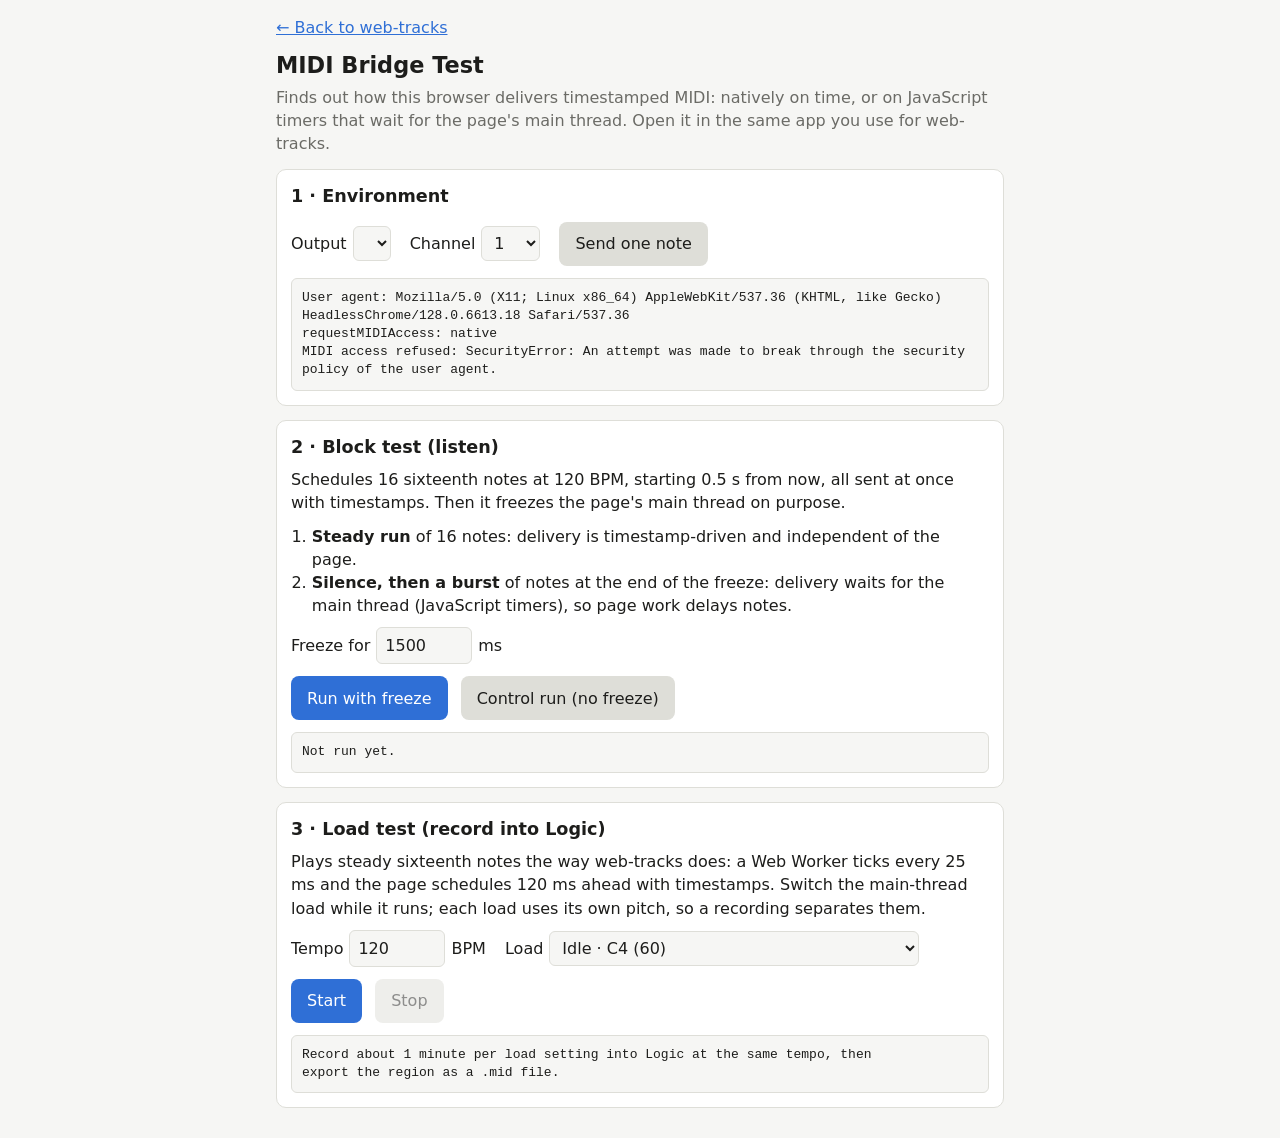
<file: bridge-test.html>
<!doctype html>
<html lang="en">
<head>
<meta charset="utf-8">
<meta name="viewport" content="width=device-width, initial-scale=1">
<title>MIDI Bridge Test</title>
<style>
  :root {
    --bg: #f6f6f4; --fg: #1d1d1b; --muted: #6b6b66; --card: #ffffff; --line: #deded8;
    --accent: #2f6fd6; --ok: #2e8b57; --warn: #b5651d;
  }
  @media (prefers-color-scheme: dark) {
    :root { --bg: #141413; --fg: #ececea; --muted: #9a9a94; --card: #1f1f1d; --line: #33332f;
      --accent: #6e9ff0; --ok: #5cbf86; --warn: #e09a55; }
  }
  * { box-sizing: border-box; }
  body { margin: 0; background: var(--bg); color: var(--fg);
    font: 16px/1.45 -apple-system, system-ui, sans-serif; }
  main { max-width: 760px; margin: 0 auto; padding: 16px; }
  h1 { font-size: 1.4rem; margin: 0 0 4px; }
  h2 { font-size: 1.1rem; margin: 0 0 8px; }
  p { margin: 0 0 10px; }
  .muted { color: var(--muted); }
  section { background: var(--card); border: 1px solid var(--line); border-radius: 10px;
    padding: 14px; margin: 14px 0; }
  label { display: inline-flex; gap: 6px; align-items: center; margin: 0 14px 8px 0; }
  select, input, button { font: inherit; }
  select, input { padding: 6px 8px; border: 1px solid var(--line); border-radius: 6px;
    background: var(--bg); color: var(--fg); }
  input[type=number] { width: 6em; }
  label, select { max-width: 100%; }
  label { flex-wrap: wrap; }
  button { padding: 10px 16px; border: 0; border-radius: 8px; background: var(--accent);
    color: #fff; margin: 4px 8px 4px 0; min-height: 44px; }
  button.secondary { background: var(--line); color: var(--fg); }
  button:disabled { opacity: .5; }
  pre { white-space: pre-wrap; word-break: break-word; background: var(--bg);
    border: 1px solid var(--line); border-radius: 6px; padding: 10px; margin: 8px 0 0;
    font: 13px/1.4 ui-monospace, Menlo, monospace; }
  a { color: var(--accent); }
  .ok { color: var(--ok); } .warn { color: var(--warn); }
  ol { margin: 0 0 10px; padding-left: 1.3em; }
</style>
</head>
<body>
<main>
  <p><a href="./">← Back to web-tracks</a></p>
  <h1>MIDI Bridge Test</h1>
  <p class="muted">Finds out how this browser delivers timestamped MIDI: natively on time, or on
    JavaScript timers that wait for the page's main thread. Open it in the same app you use for
    web-tracks.</p>

  <section>
    <h2>1 · Environment</h2>
    <label>Output <select id="out"></select></label>
    <label>Channel <select id="ch"></select></label>
    <button class="secondary" id="ping">Send one note</button>
    <pre id="env">Requesting MIDI access…</pre>
  </section>

  <section>
    <h2>2 · Block test (listen)</h2>
    <p>Schedules 16 sixteenth notes at 120 BPM, starting 0.5 s from now, all sent at once with
      timestamps. Then it freezes the page's main thread on purpose.</p>
    <ol>
      <li><b>Steady run</b> of 16 notes: delivery is timestamp-driven and independent of the page.</li>
      <li><b>Silence, then a burst</b> of notes at the end of the freeze: delivery waits for the main
        thread (JavaScript timers), so page work delays notes.</li>
    </ol>
    <label>Freeze for <input id="blockMs" type="number" value="1500" min="0" step="100"> ms</label>
    <br>
    <button id="blockRun">Run with freeze</button>
    <button class="secondary" id="blockCtrl">Control run (no freeze)</button>
    <pre id="blockLog">Not run yet.</pre>
  </section>

  <section>
    <h2>3 · Load test (record into Logic)</h2>
    <p>Plays steady sixteenth notes the way web-tracks does: a Web Worker ticks every 25 ms and the
      page schedules 120 ms ahead with timestamps. Switch the main-thread load while it runs; each
      load uses its own pitch, so a recording separates them.</p>
    <label>Tempo <input id="bpm" type="number" value="120" min="40" max="240"> BPM</label>
    <label>Load <select id="load">
      <option value="idle">Idle · C4 (60)</option>
      <option value="busy">Busy: 20 ms work every 40 ms · D4 (62)</option>
      <option value="heavy">Heavy: 40 ms work every 60 ms · E4 (64)</option>
    </select></label>
    <br>
    <button id="loadStart">Start</button>
    <button class="secondary" id="loadStop" disabled>Stop</button>
    <pre id="loadLog">Record about 1 minute per load setting into Logic at the same tempo, then
export the region as a .mid file.</pre>
  </section>
</main>

<script>
(() => {
  const $ = (id) => document.getElementById(id)
  const outSel = $('out'), chSel = $('ch')
  for (let c = 1; c <= 16; c++) chSel.add(new Option(String(c), String(c - 1)))
  let access = null

  const isNative = (fn) => typeof fn === 'function' && /\[native code\]/.test(Function.prototype.toString.call(fn))
  const output = () => access && access.outputs.get(outSel.value)
  const ch = () => Number(chSel.value)
  const now = () => performance.now()

  const noteAt = (o, pitch, vel, at, lenMs) => {
    o.send([0x90 | ch(), pitch, vel], at)
    o.send([0x80 | ch(), pitch, 0], at + lenMs)
  }
  const busyWait = (ms) => { const end = now() + ms; while (now() < end) { /* block the main thread */ } }

  async function init() {
    const env = $('env')
    const lines = [
      `User agent: ${navigator.userAgent}`,
      `requestMIDIAccess: ${typeof navigator.requestMIDIAccess === 'function'
        ? (isNative(navigator.requestMIDIAccess) ? 'native' : 'provided by script (bridge/polyfill)')
        : 'missing'}`,
    ]
    if (typeof navigator.requestMIDIAccess !== 'function') { env.textContent = lines.join('\n'); return }
    try {
      access = await navigator.requestMIDIAccess({ sysex: false })
    } catch (e) {
      lines.push(`MIDI access refused: ${e}`); env.textContent = lines.join('\n'); return
    }
    const fill = () => {
      const keep = outSel.value
      outSel.innerHTML = ''
      for (const o of access.outputs.values()) outSel.add(new Option(o.name || `(unnamed ${o.id})`, o.id))
      if ([...outSel.options].some((op) => op.value === keep)) outSel.value = keep
      const first = access.outputs.values().next().value
      const send = first && first.send
      env.textContent = [...lines,
        `MIDIOutput.send: ${send ? (isNative(send) ? 'native' : 'provided by script (bridge/polyfill)') : 'no output yet'}`,
        `Outputs: ${[...access.outputs.values()].map((o) => o.name || o.id).join(', ') || 'none'}`,
      ].join('\n')
    }
    fill()
    access.onstatechange = fill
  }

  $('ping').onclick = () => { const o = output(); if (o) noteAt(o, 72, 100, now() + 20, 150) }

  // Block test: every note is handed over with its timestamp before the freeze starts.
  function blockTest(freeze) {
    const o = output(); if (!o) { $('blockLog').textContent = 'Pick an output first.'; return }
    const blockMs = freeze ? Math.max(0, Number($('blockMs').value) || 0) : 0
    const step = 125, start = now() + 500
    for (let i = 0; i < 16; i++) noteAt(o, i % 4 === 0 ? 72 : 67, i % 4 === 0 ? 110 : 80, start + i * step, 60)
    const t0 = now()
    busyWait(blockMs)
    const blocked = now() - t0
    const lastAt = 500 + 15 * step
    const dueDuring = Math.max(0, Math.min(16, Math.ceil((blocked - 500) / step)))
    $('blockLog').textContent = [
      freeze ? `Froze the main thread for ${blocked.toFixed(0)} ms right after sending.` : 'No freeze (control run).',
      'Notes due at 500 ms … ' + lastAt + ' ms after the click, every 125 ms (accent every 4th).',
      freeze ? `${dueDuring} of 16 notes fell inside the freeze.` : '',
      freeze ? 'Steady run = native timestamps. Silence then a burst = main-thread timers.' : 'This is the reference rhythm.',
    ].filter(Boolean).join('\n')
  }
  $('blockRun').onclick = () => blockTest(true)
  $('blockCtrl').onclick = () => blockTest(false)

  // Load test: worker tick + lookahead, like the app's scheduler.
  const LOAD = {
    idle: { pitch: 60, workMs: 0, everyMs: 0 },
    busy: { pitch: 62, workMs: 20, everyMs: 40 },
    heavy: { pitch: 64, workMs: 40, everyMs: 60 },
  }
  const TICK_MS = 25, LOOKAHEAD_MS = 120
  let worker = null, loadTimer = null, nextAt = 0, stepIdx = 0, startedAt = 0, stats = null

  const workerSrc = `let t=null;onmessage=(e)=>{clearInterval(t);if(e.data>0)t=setInterval(()=>postMessage(0),e.data)}`

  function applyLoad() {
    clearInterval(loadTimer); loadTimer = null
    const l = LOAD[$('load').value]
    if (l.workMs > 0) loadTimer = setInterval(() => busyWait(l.workMs), l.everyMs)
  }

  function schedule() {
    const o = output(); if (!o) return
    const t = now()
    stats.ticks++
    const gap = t - stats.lastTick
    if (stats.lastTick && gap > stats.maxGap) stats.maxGap = gap
    stats.lastTick = t
    const stepMs = 60000 / (Number($('bpm').value) || 120) / 4
    const pitch = LOAD[$('load').value].pitch
    if (nextAt < t) { stats.late++; }
    while (nextAt < t + LOOKAHEAD_MS) {
      noteAt(o, pitch, stepIdx % 4 === 0 ? 110 : 80, Math.max(nextAt, t), stepMs * 0.5)
      nextAt += stepMs; stepIdx++
    }
  }

  function report(extra) {
    const elapsed = (now() - startedAt) / 1000
    $('loadLog').textContent = [
      `Running ${elapsed.toFixed(0)} s · load ${$('load').value} · ${stepIdx} notes scheduled`,
      `Longest gap between ticks: ${stats.maxGap.toFixed(0)} ms (tick every ${TICK_MS} ms, lookahead ${LOOKAHEAD_MS} ms)`,
      stats.late ? `Ticks that arrived after a note was due: ${stats.late} (the page itself fell behind)` : 'The page never fell behind its own schedule.',
      ...stats.log,
      extra || '',
    ].filter(Boolean).join('\n')
  }

  $('load').onchange = () => {
    if (!worker) return
    applyLoad()
    stats.log.push(`${((now() - startedAt) / 1000).toFixed(1)} s: switched to ${$('load').value}`)
  }

  $('loadStart').onclick = () => {
    if (!output()) { $('loadLog').textContent = 'Pick an output first.'; return }
    worker = new Worker(URL.createObjectURL(new Blob([workerSrc], { type: 'text/javascript' })))
    stats = { ticks: 0, lastTick: 0, maxGap: 0, late: 0, log: [] }
    startedAt = now(); nextAt = startedAt + 100; stepIdx = 0
    worker.onmessage = () => { schedule(); if (stats.ticks % 40 === 0) report() }
    worker.postMessage(TICK_MS)
    applyLoad()
    stats.log.push(`0.0 s: started with ${$('load').value}`)
    $('loadStart').disabled = true; $('loadStop').disabled = false
  }

  $('loadStop').onclick = () => {
    worker && worker.terminate(); worker = null
    clearInterval(loadTimer); loadTimer = null
    report('Stopped. Export the Logic region as .mid for analysis.')
    $('loadStart').disabled = false; $('loadStop').disabled = true
  }

  init()
})()
</script>
</body>
</html>
</file>
